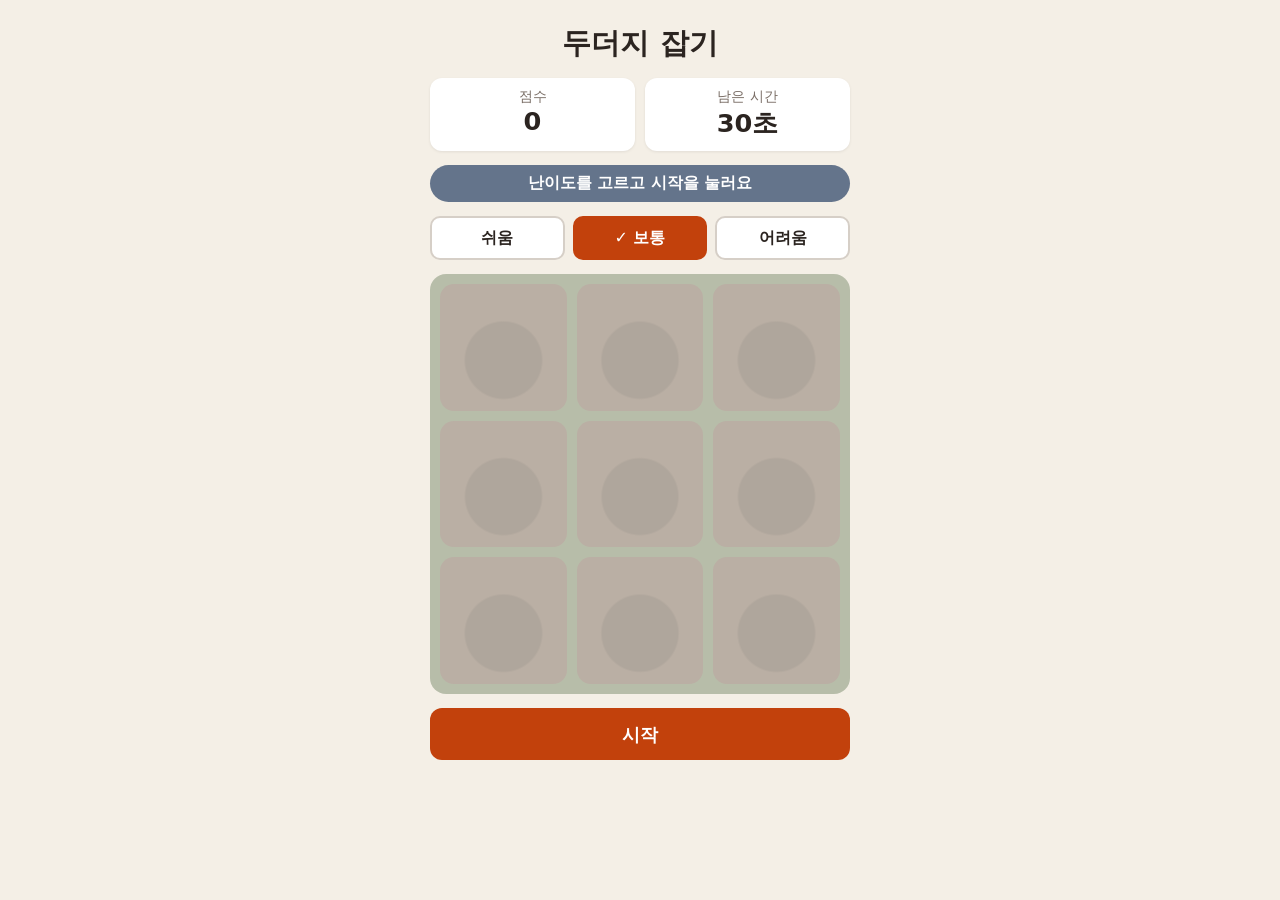
<file: Quest2-1/index.html>
<!DOCTYPE html>
<html lang="ko">
<head>
  <meta charset="UTF-8">
  <meta name="viewport" content="width=device-width, initial-scale=1">
  <title>두더지 잡기</title>
  <link rel="stylesheet" href="styles.css">
</head>
<body>
  <main class="game" id="game" data-state="idle">
    <h1 class="title">두더지 잡기</h1>

    <section class="hud" aria-label="게임 정보">
      <div class="hud-box">
        <span class="hud-label">점수</span>
        <span class="hud-value" id="score">0</span>
      </div>
      <div class="hud-box">
        <span class="hud-label">남은 시간</span>
        <span class="hud-value"><span id="time">30</span>초</span>
      </div>
    </section>

    <p class="status" id="status" role="status" aria-live="polite">난이도를 고르고 시작을 눌러요</p>

    <div class="difficulty" role="group" aria-label="난이도 선택">
      <button type="button" class="diff-btn" data-level="easy" aria-pressed="false">쉬움</button>
      <button type="button" class="diff-btn" data-level="normal" aria-pressed="true">보통</button>
      <button type="button" class="diff-btn" data-level="hard" aria-pressed="false">어려움</button>
    </div>

    <div class="board" id="board" aria-label="게임판">
      <button type="button" class="cell" data-index="0" aria-label="1번 칸"></button>
      <button type="button" class="cell" data-index="1" aria-label="2번 칸"></button>
      <button type="button" class="cell" data-index="2" aria-label="3번 칸"></button>
      <button type="button" class="cell" data-index="3" aria-label="4번 칸"></button>
      <button type="button" class="cell" data-index="4" aria-label="5번 칸"></button>
      <button type="button" class="cell" data-index="5" aria-label="6번 칸"></button>
      <button type="button" class="cell" data-index="6" aria-label="7번 칸"></button>
      <button type="button" class="cell" data-index="7" aria-label="8번 칸"></button>
      <button type="button" class="cell" data-index="8" aria-label="9번 칸"></button>
    </div>

    <button type="button" class="start-btn" id="startBtn">시작</button>

    <section class="result" id="result" hidden>
      <p class="result-text" id="resultText">보통 모드 · 0점</p>
      <button type="button" class="restart-btn" id="restartBtn">다시하기</button>
    </section>
  </main>

  <script src="script.js"></script>
</body>
</html>
</file>
<file: Quest2-1/styles.css>
* {
  box-sizing: border-box;
}

:root {
  --bg: #f4efe6;
  --panel: #ffffff;
  --text: #2b2420;
  --muted: #7a6e66;
  --accent: #c2410c;
  --accent-soft: #fde7d8;
  --cell: #8b5e3c;
  --cell-dark: #6f4a2f;
  --mole: #f59e0b;
  --idle: #64748b;
  --playing: #15803d;
  --ended: #b91c1c;
}

body {
  margin: 0;
  min-height: 100vh;
  background: var(--bg);
  color: var(--text);
  font-family: system-ui, -apple-system, "Segoe UI", "Malgun Gothic", "Apple SD Gothic Neo", sans-serif;
  display: flex;
  justify-content: center;
  padding: 16px;
}

button {
  font: inherit;
  touch-action: manipulation;           /* 모바일 더블탭 확대 방지 */
  -webkit-tap-highlight-color: transparent;
}

.game {
  width: 100%;
  max-width: 420px;
  display: flex;
  flex-direction: column;
  align-items: stretch;
  gap: 14px;
}

.title {
  margin: 8px 0 0;
  text-align: center;
  font-size: 1.8rem;
}

/* 점수 / 남은 시간 */
.hud {
  display: grid;
  grid-template-columns: 1fr 1fr;
  gap: 10px;
}

.hud-box {
  background: var(--panel);
  border-radius: 12px;
  padding: 10px 12px;
  display: flex;
  flex-direction: column;
  align-items: center;
  box-shadow: 0 1px 3px rgba(0, 0, 0, 0.08);
}

.hud-label {
  font-size: 0.85rem;
  color: var(--muted);
}

.hud-value {
  font-size: 1.6rem;
  font-weight: 700;
  font-variant-numeric: tabular-nums;
}

/* 상태 안내 문구 — 색 + 문구 */
.status {
  margin: 0;
  text-align: center;
  font-weight: 600;
  padding: 8px 12px;
  border-radius: 999px;
  color: #fff;
  background: var(--idle);
}

.game[data-state="playing"] .status { background: var(--playing); }
.game[data-state="ended"] .status   { background: var(--ended); }

/* 난이도 버튼 */
.difficulty {
  display: grid;
  grid-template-columns: repeat(3, 1fr);
  gap: 8px;
}

.diff-btn {
  min-height: 44px;
  border: 2px solid #d6cfc7;
  background: var(--panel);
  color: var(--text);
  border-radius: 10px;
  font-weight: 600;
  cursor: pointer;
}

.diff-btn[aria-pressed="true"] {
  border-color: var(--accent);
  background: var(--accent);
  color: #fff;
}

.diff-btn[aria-pressed="true"]::before {
  content: "✓ ";
}

/* 진행 중에는 난이도 버튼이 눌리지 않는 것처럼 보이게 */
.game[data-state="playing"] .diff-btn {
  cursor: not-allowed;
  opacity: 0.55;
}

/* 3×3 게임판 */
.board {
  display: grid;
  grid-template-columns: repeat(3, 1fr);
  gap: 10px;
  width: 100%;
  padding: 10px;
  background: #5b8c3a;
  border-radius: 16px;
  transition: opacity 0.2s, filter 0.2s;
}

.game[data-state="idle"] .board,
.game[data-state="ended"] .board {
  opacity: 0.45;
  filter: grayscale(0.6);
}

.cell {
  aspect-ratio: 1 / 1;                  /* 큰 정사각형 */
  width: 100%;
  border: none;
  border-radius: 14px;
  background: radial-gradient(circle at 50% 60%, var(--cell-dark) 0 38%, var(--cell) 40%);
  font-size: clamp(2rem, 11vw, 3.4rem);
  line-height: 1;
  padding: 0;
  cursor: pointer;
  user-select: none;
  -webkit-user-select: none;
}

.cell:disabled {
  cursor: default;
}

.cell.mole {
  background: var(--mole);
  box-shadow: 0 0 0 4px #fff inset;
}

.cell.mole::after {
  content: "🐹";
}

/* 시작 / 다시하기 */
.start-btn,
.restart-btn {
  min-height: 52px;
  border: none;
  border-radius: 12px;
  background: var(--accent);
  color: #fff;
  font-size: 1.15rem;
  font-weight: 700;
  cursor: pointer;
}

.start-btn:disabled {
  background: #c9c0b8;
  cursor: not-allowed;
}

.result {
  background: var(--accent-soft);
  border: 2px solid var(--accent);
  border-radius: 14px;
  padding: 16px;
  display: flex;
  flex-direction: column;
  gap: 12px;
  text-align: center;
}

.result[hidden] {
  display: none;
}

.result-text {
  margin: 0;
  font-size: 1.4rem;
  font-weight: 700;
}
</file>
